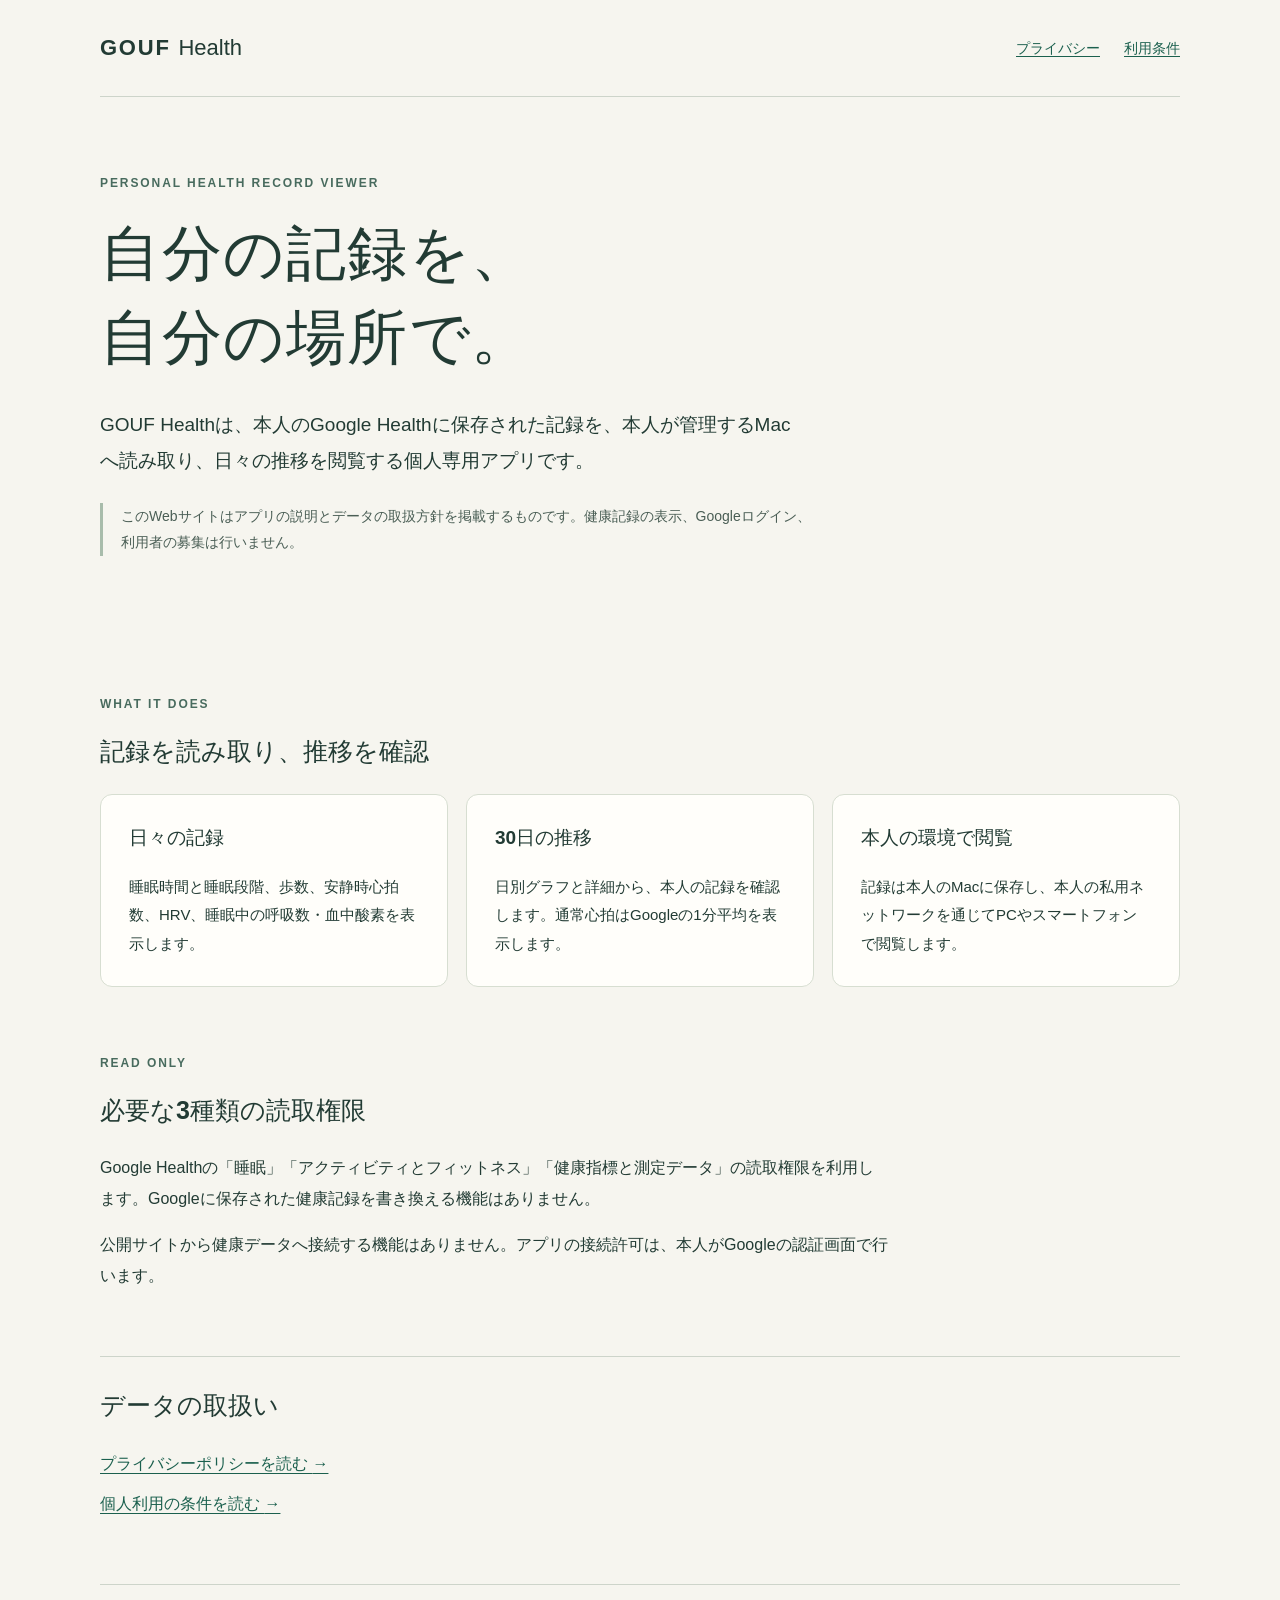
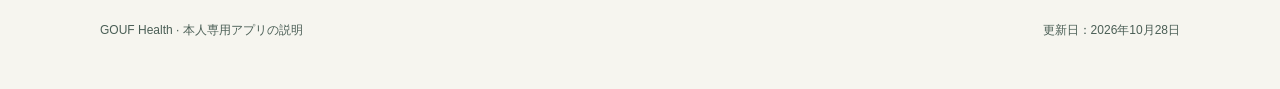
<file: index.html>
<!doctype html>
<html lang="ja">
  <head>
    <meta charset="utf-8" />
    <meta name="viewport" content="width=device-width, initial-scale=1" />
    <meta
      name="description"
      content="GOUF Healthは、本人のGoogle Healthの記録を、本人のMacと私用ネットワークで閲覧する個人専用アプリです。"
    />
    <title>GOUF Health — 個人専用の健康記録ビューア</title>
    <link rel="stylesheet" href="style.css" />
  </head>
  <body>
    <a class="skip" href="#main">本文へ移動</a>
    <header>
      <a class="brand" href="index.html">GOUF <span>Health</span></a>
      <nav aria-label="ページ">
        <a href="privacy.html">プライバシー</a><a href="terms.html">利用条件</a>
      </nav>
    </header>
    <main id="main">
      <section class="intro">
        <p class="eyebrow">PERSONAL HEALTH RECORD VIEWER</p>
        <h1>自分の記録を、<br />自分の場所で。</h1>
        <p class="lead">
          GOUF Healthは、本人のGoogle
          Healthに保存された記録を、本人が管理するMacへ読み取り、日々の推移を閲覧する個人専用アプリです。
        </p>
        <p class="note">
          このWebサイトはアプリの説明とデータの取扱方針を掲載するものです。健康記録の表示、Googleログイン、利用者の募集は行いません。
        </p>
      </section>
      <section aria-labelledby="features">
        <p class="eyebrow">WHAT IT DOES</p>
        <h2 id="features">記録を読み取り、推移を確認</h2>
        <div class="cards">
          <article>
            <h3>日々の記録</h3>
            <p>
              睡眠時間と睡眠段階、歩数、安静時心拍数、HRV、睡眠中の呼吸数・血中酸素を表示します。
            </p>
          </article>
          <article>
            <h3>30日の推移</h3>
            <p>
              日別グラフと詳細から、本人の記録を確認します。通常心拍はGoogleの1分平均を表示します。
            </p>
          </article>
          <article>
            <h3>本人の環境で閲覧</h3>
            <p>
              記録は本人のMacに保存し、本人の私用ネットワークを通じてPCやスマートフォンで閲覧します。
            </p>
          </article>
        </div>
      </section>
      <section class="plain" aria-labelledby="access">
        <p class="eyebrow">READ ONLY</p>
        <h2 id="access">必要な3種類の読取権限</h2>
        <p>
          Google
          Healthの「睡眠」「アクティビティとフィットネス」「健康指標と測定データ」の読取権限を利用します。Googleに保存された健康記録を書き換える機能はありません。
        </p>
        <p>
          公開サイトから健康データへ接続する機能はありません。アプリの接続許可は、本人がGoogleの認証画面で行います。
        </p>
      </section>
      <section class="links" aria-labelledby="policies">
        <h2 id="policies">データの取扱い</h2>
        <p>
          <a href="privacy.html"
            >プライバシーポリシーを読む <span aria-hidden="true">→</span></a
          >
        </p>
        <p>
          <a href="terms.html"
            >個人利用の条件を読む <span aria-hidden="true">→</span></a
          >
        </p>
      </section>
    </main>
    <footer>
      <p>GOUF Health · 本人専用アプリの説明</p>
      <p>更新日：2026年10月28日</p>
    </footer>
  </body>
</html>
</file>
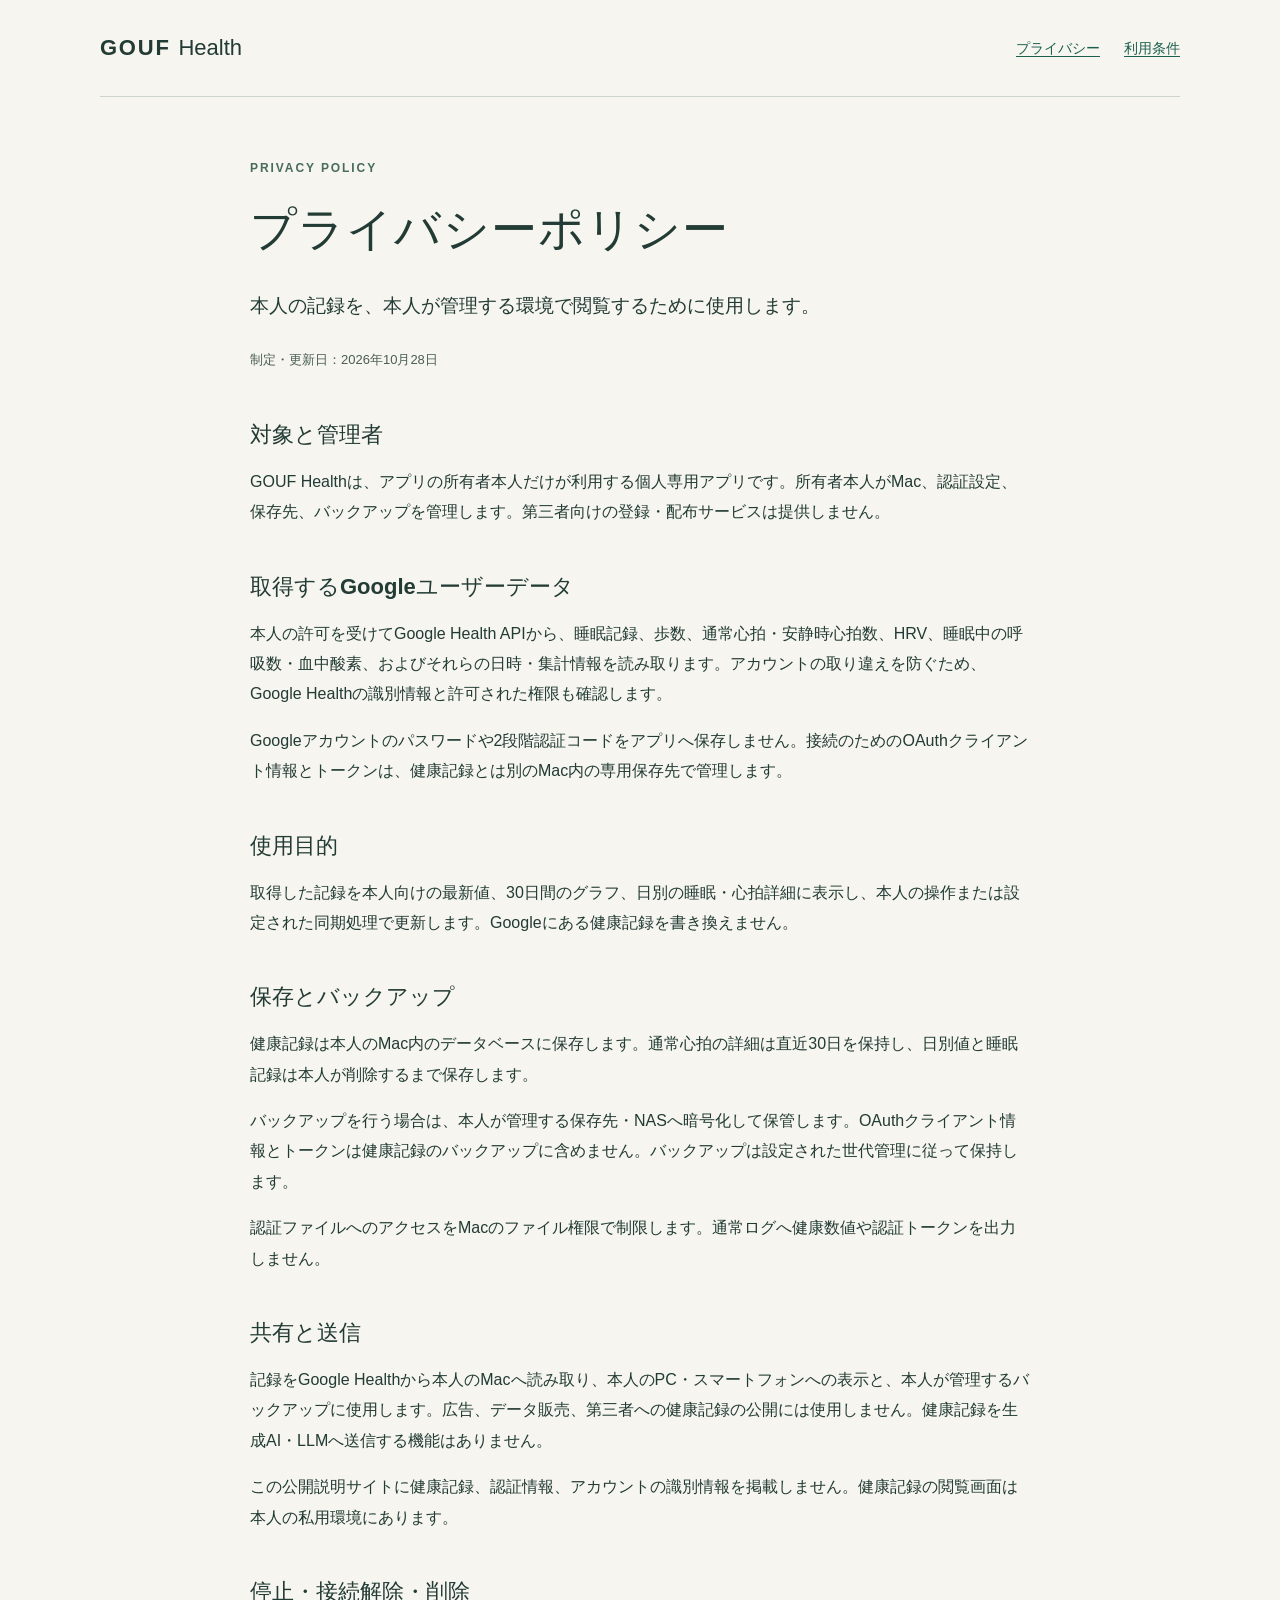
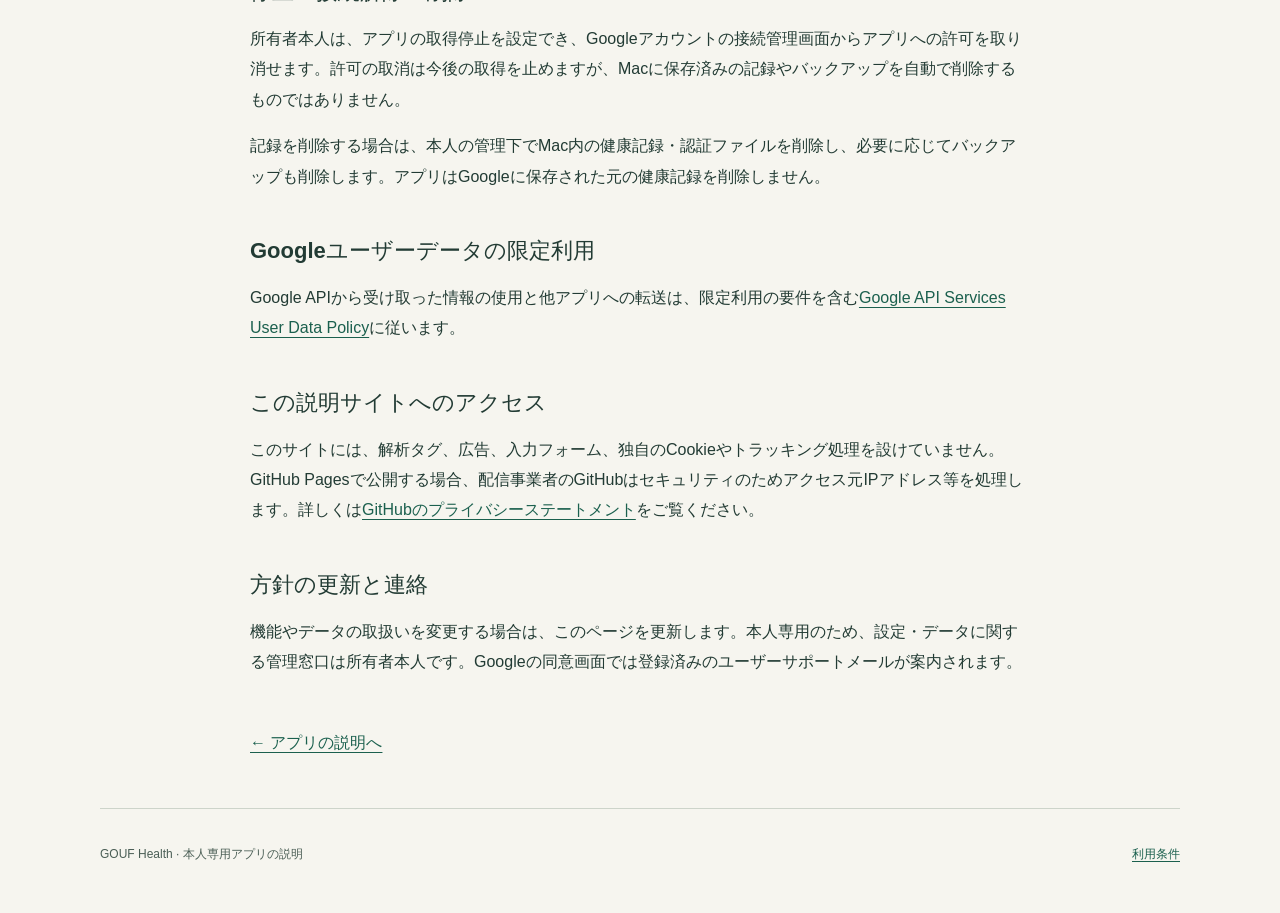
<file: privacy.html>
<!doctype html>
<html lang="ja">
  <head>
    <meta charset="utf-8" />
    <meta name="viewport" content="width=device-width, initial-scale=1" />
    <meta
      name="description"
      content="GOUF HealthのGoogleユーザーデータの取得・使用・保存・共有・削除について。"
    />
    <title>プライバシーポリシー — GOUF Health</title>
    <link rel="stylesheet" href="style.css" />
  </head>
  <body>
    <a class="skip" href="#main">本文へ移動</a>
    <header>
      <a class="brand" href="index.html">GOUF <span>Health</span></a>
      <nav aria-label="ページ">
        <a href="privacy.html" aria-current="page">プライバシー</a
        ><a href="terms.html">利用条件</a>
      </nav>
    </header>
    <main id="main" class="document">
      <p class="eyebrow">PRIVACY POLICY</p>
      <h1>プライバシー<br class="small" />ポリシー</h1>
      <p class="lead">
        本人の記録を、本人が管理する環境で閲覧するために使用します。
      </p>
      <p class="date">制定・更新日：2026年10月28日</p>
      <section>
        <h2>対象と管理者</h2>
        <p>
          GOUF
          Healthは、アプリの所有者本人だけが利用する個人専用アプリです。所有者本人がMac、認証設定、保存先、バックアップを管理します。第三者向けの登録・配布サービスは提供しません。
        </p>
      </section>
      <section>
        <h2>取得するGoogleユーザーデータ</h2>
        <p>
          本人の許可を受けてGoogle Health
          APIから、睡眠記録、歩数、通常心拍・安静時心拍数、HRV、睡眠中の呼吸数・血中酸素、およびそれらの日時・集計情報を読み取ります。アカウントの取り違えを防ぐため、Google
          Healthの識別情報と許可された権限も確認します。
        </p>
        <p>
          Googleアカウントのパスワードや2段階認証コードをアプリへ保存しません。接続のためのOAuthクライアント情報とトークンは、健康記録とは別のMac内の専用保存先で管理します。
        </p>
      </section>
      <section>
        <h2>使用目的</h2>
        <p>
          取得した記録を本人向けの最新値、30日間のグラフ、日別の睡眠・心拍詳細に表示し、本人の操作または設定された同期処理で更新します。Googleにある健康記録を書き換えません。
        </p>
      </section>
      <section>
        <h2>保存とバックアップ</h2>
        <p>
          健康記録は本人のMac内のデータベースに保存します。通常心拍の詳細は直近30日を保持し、日別値と睡眠記録は本人が削除するまで保存します。
        </p>
        <p>
          バックアップを行う場合は、本人が管理する保存先・NASへ暗号化して保管します。OAuthクライアント情報とトークンは健康記録のバックアップに含めません。バックアップは設定された世代管理に従って保持します。
        </p>
        <p>
          認証ファイルへのアクセスをMacのファイル権限で制限します。通常ログへ健康数値や認証トークンを出力しません。
        </p>
      </section>
      <section>
        <h2>共有と送信</h2>
        <p>
          記録をGoogle
          Healthから本人のMacへ読み取り、本人のPC・スマートフォンへの表示と、本人が管理するバックアップに使用します。広告、データ販売、第三者への健康記録の公開には使用しません。健康記録を生成AI・LLMへ送信する機能はありません。
        </p>
        <p>
          この公開説明サイトに健康記録、認証情報、アカウントの識別情報を掲載しません。健康記録の閲覧画面は本人の私用環境にあります。
        </p>
      </section>
      <section>
        <h2>停止・接続解除・削除</h2>
        <p>
          所有者本人は、アプリの取得停止を設定でき、Googleアカウントの接続管理画面からアプリへの許可を取り消せます。許可の取消は今後の取得を止めますが、Macに保存済みの記録やバックアップを自動で削除するものではありません。
        </p>
        <p>
          記録を削除する場合は、本人の管理下でMac内の健康記録・認証ファイルを削除し、必要に応じてバックアップも削除します。アプリはGoogleに保存された元の健康記録を削除しません。
        </p>
      </section>
      <section>
        <h2>Googleユーザーデータの限定利用</h2>
        <p>
          Google
          APIから受け取った情報の使用と他アプリへの転送は、限定利用の要件を含む<a
            href="https://developers.google.com/terms/api-services-user-data-policy"
            >Google API Services User Data Policy</a
          >に従います。
        </p>
      </section>
      <section>
        <h2>この説明サイトへのアクセス</h2>
        <p>
          このサイトには、解析タグ、広告、入力フォーム、独自のCookieやトラッキング処理を設けていません。GitHub
          Pagesで公開する場合、配信事業者のGitHubはセキュリティのためアクセス元IPアドレス等を処理します。詳しくは<a
            href="https://docs.github.com/en/site-policy/privacy-policies/github-general-privacy-statement"
            >GitHubのプライバシーステートメント</a
          >をご覧ください。
        </p>
      </section>
      <section>
        <h2>方針の更新と連絡</h2>
        <p>
          機能やデータの取扱いを変更する場合は、このページを更新します。本人専用のため、設定・データに関する管理窓口は所有者本人です。Googleの同意画面では登録済みのユーザーサポートメールが案内されます。
        </p>
      </section>
      <p class="back"><a href="index.html">← アプリの説明へ</a></p>
    </main>
    <footer>
      <p>GOUF Health · 本人専用アプリの説明</p>
      <p><a href="terms.html">利用条件</a></p>
    </footer>
  </body>
</html>
</file>
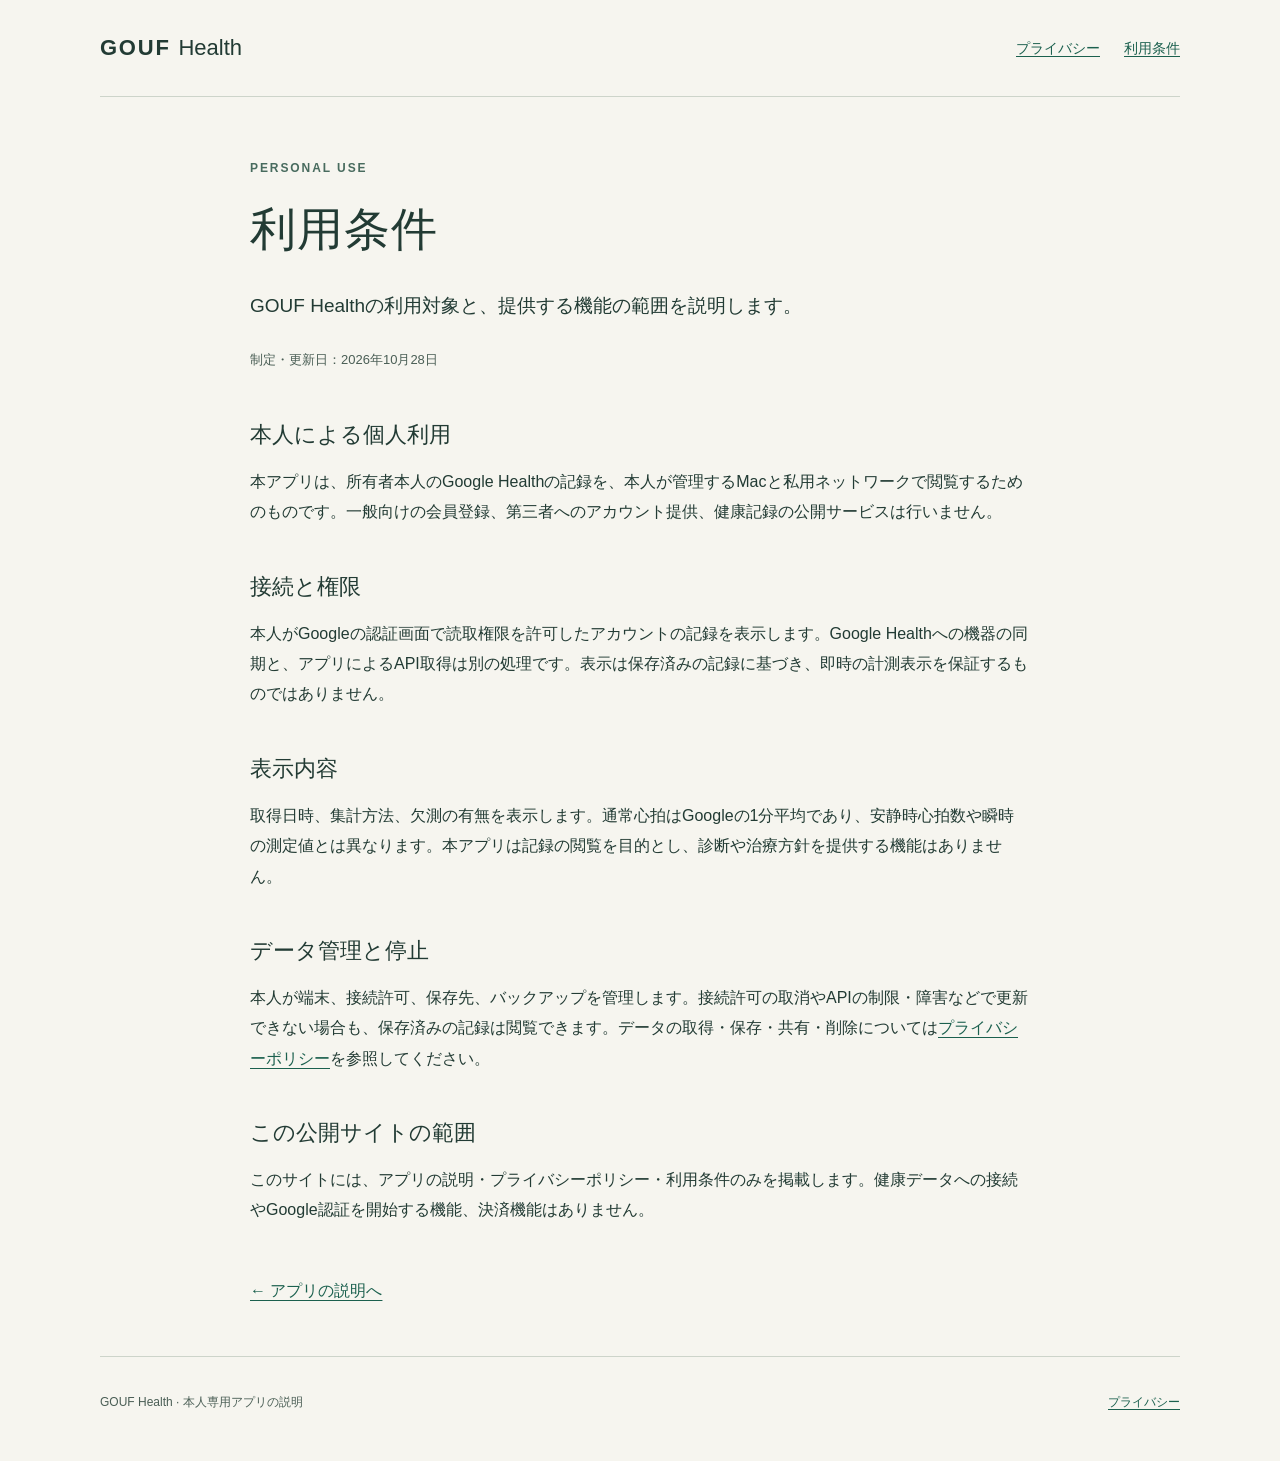
<file: terms.html>
<!doctype html>
<html lang="ja">
  <head>
    <meta charset="utf-8" />
    <meta name="viewport" content="width=device-width, initial-scale=1" />
    <meta
      name="description"
      content="GOUF Healthの個人利用の条件と機能の範囲。"
    />
    <title>利用条件 — GOUF Health</title>
    <link rel="stylesheet" href="style.css" />
  </head>
  <body>
    <a class="skip" href="#main">本文へ移動</a>
    <header>
      <a class="brand" href="index.html">GOUF <span>Health</span></a>
      <nav aria-label="ページ">
        <a href="privacy.html">プライバシー</a
        ><a href="terms.html" aria-current="page">利用条件</a>
      </nav>
    </header>
    <main id="main" class="document">
      <p class="eyebrow">PERSONAL USE</p>
      <h1>利用条件</h1>
      <p class="lead">
        GOUF Healthの利用対象と、提供する機能の範囲を説明します。
      </p>
      <p class="date">制定・更新日：2026年10月28日</p>
      <section>
        <h2>本人による個人利用</h2>
        <p>
          本アプリは、所有者本人のGoogle
          Healthの記録を、本人が管理するMacと私用ネットワークで閲覧するためのものです。一般向けの会員登録、第三者へのアカウント提供、健康記録の公開サービスは行いません。
        </p>
      </section>
      <section>
        <h2>接続と権限</h2>
        <p>
          本人がGoogleの認証画面で読取権限を許可したアカウントの記録を表示します。Google
          Healthへの機器の同期と、アプリによるAPI取得は別の処理です。表示は保存済みの記録に基づき、即時の計測表示を保証するものではありません。
        </p>
      </section>
      <section>
        <h2>表示内容</h2>
        <p>
          取得日時、集計方法、欠測の有無を表示します。通常心拍はGoogleの1分平均であり、安静時心拍数や瞬時の測定値とは異なります。本アプリは記録の閲覧を目的とし、診断や治療方針を提供する機能はありません。
        </p>
      </section>
      <section>
        <h2>データ管理と停止</h2>
        <p>
          本人が端末、接続許可、保存先、バックアップを管理します。接続許可の取消やAPIの制限・障害などで更新できない場合も、保存済みの記録は閲覧できます。データの取得・保存・共有・削除については<a
            href="privacy.html"
            >プライバシーポリシー</a
          >を参照してください。
        </p>
      </section>
      <section>
        <h2>この公開サイトの範囲</h2>
        <p>
          このサイトには、アプリの説明・プライバシーポリシー・利用条件のみを掲載します。健康データへの接続やGoogle認証を開始する機能、決済機能はありません。
        </p>
      </section>
      <p class="back"><a href="index.html">← アプリの説明へ</a></p>
    </main>
    <footer>
      <p>GOUF Health · 本人専用アプリの説明</p>
      <p><a href="privacy.html">プライバシー</a></p>
    </footer>
  </body>
</html>
</file>
<file: style.css>
:root {
  color-scheme: light;
  font-family:
    -apple-system, BlinkMacSystemFont, "Hiragino Kaku Gothic ProN", "Yu Gothic",
    sans-serif;
  color: #223b34;
  background: #f6f5ef;
  font-synthesis: none;
}
* {
  box-sizing: border-box;
}
body {
  margin: 0;
  line-height: 1.9;
}
a {
  color: #1b604e;
  text-underline-offset: 0.22em;
  overflow-wrap: anywhere;
}
a:hover {
  color: #0b362a;
}
a:focus-visible {
  outline: 3px solid #b16730;
  outline-offset: 5px;
  border-radius: 2px;
}
.skip {
  position: absolute;
  left: 16px;
  top: -100px;
  padding: 8px 16px;
  background: white;
  z-index: 1;
}
.skip:focus {
  top: 8px;
}
header,
footer,
main {
  width: min(1080px, calc(100% - 64px));
  margin-inline: auto;
}
header {
  display: flex;
  align-items: center;
  justify-content: space-between;
  gap: 20px;
  padding-block: 27px;
  border-bottom: 1px solid #cdd4ca;
}
.brand {
  color: #223b34;
  font-size: 22px;
  font-weight: 800;
  letter-spacing: 0.08em;
  text-decoration: none;
  white-space: nowrap;
}
.brand span {
  font-weight: 400;
  letter-spacing: 0;
}
nav {
  display: flex;
  gap: 24px;
  flex-wrap: wrap;
  font-size: 14px;
}
nav a {
  padding-block: 6px;
}
nav a[aria-current="page"] {
  font-weight: 700;
}
.intro {
  padding-block: 75px 58px;
  max-width: 800px;
}
.eyebrow {
  font-size: 12px;
  font-weight: 700;
  letter-spacing: 0.16em;
  color: #486b5e;
  margin: 0 0 17px;
}
h1 {
  font-size: clamp(34px, 5.5vw, 60px);
  line-height: 1.4;
  letter-spacing: 0.025em;
  margin: 0 0 27px;
  overflow-wrap: anywhere;
}
.lead {
  max-width: 700px;
  font-size: 19px;
  margin-block: 0 24px;
}
.note {
  max-width: 720px;
  color: #4a5e55;
  font-size: 14px;
  border-left: 3px solid #a8bcab;
  padding-left: 18px;
}
section {
  margin-bottom: 65px;
}
h2 {
  font-size: 25px;
  line-height: 1.5;
  margin: 0 0 24px;
}
h3 {
  font-size: 19px;
  line-height: 1.6;
  margin-top: 0;
}
.cards {
  display: grid;
  grid-template-columns: repeat(3, minmax(0, 1fr));
  gap: 18px;
}
article {
  background: #fffefa;
  padding: 28px;
  border: 1px solid #d7ded1;
  border-radius: 12px;
}
article p {
  margin-bottom: 0;
  font-size: 15px;
}
.plain {
  max-width: 790px;
}
.links {
  padding-top: 30px;
  border-top: 1px solid #cdd4ca;
}
.links p {
  margin-block: 10px;
}
footer {
  border-top: 1px solid #cdd4ca;
  display: flex;
  justify-content: space-between;
  gap: 16px;
  padding-block: 22px 35px;
  color: #4a5e55;
  font-size: 12px;
}
.document {
  max-width: 780px;
  padding-top: 60px;
}
.document h1 {
  font-size: clamp(30px, 4.6vw, 46px);
}
.document section {
  margin-bottom: 42px;
}
.document h2 {
  font-size: 22px;
  margin-bottom: 12px;
}
.document .date {
  color: #4a5e55;
  font-size: 13px;
  margin-bottom: 45px;
}
.back {
  margin-block: 50px;
}
.small {
  display: none;
}
@media (max-width: 700px) {
  header,
  footer,
  main {
    width: calc(100% - 40px);
  }
  header {
    align-items: flex-start;
    flex-direction: column;
    gap: 8px;
    padding-block: 20px;
  }
  nav {
    gap: 22px;
  }
  .intro {
    padding-block: 45px 25px;
  }
  .lead {
    font-size: 17px;
  }
  .cards {
    grid-template-columns: 1fr;
  }
  article {
    padding: 24px;
  }
  section {
    margin-bottom: 45px;
  }
  footer {
    flex-direction: column;
    gap: 0;
  }
  footer p {
    margin-block: 4px;
  }
  .document {
    padding-top: 36px;
  }
  .small {
    display: initial;
  }
}
</file>
